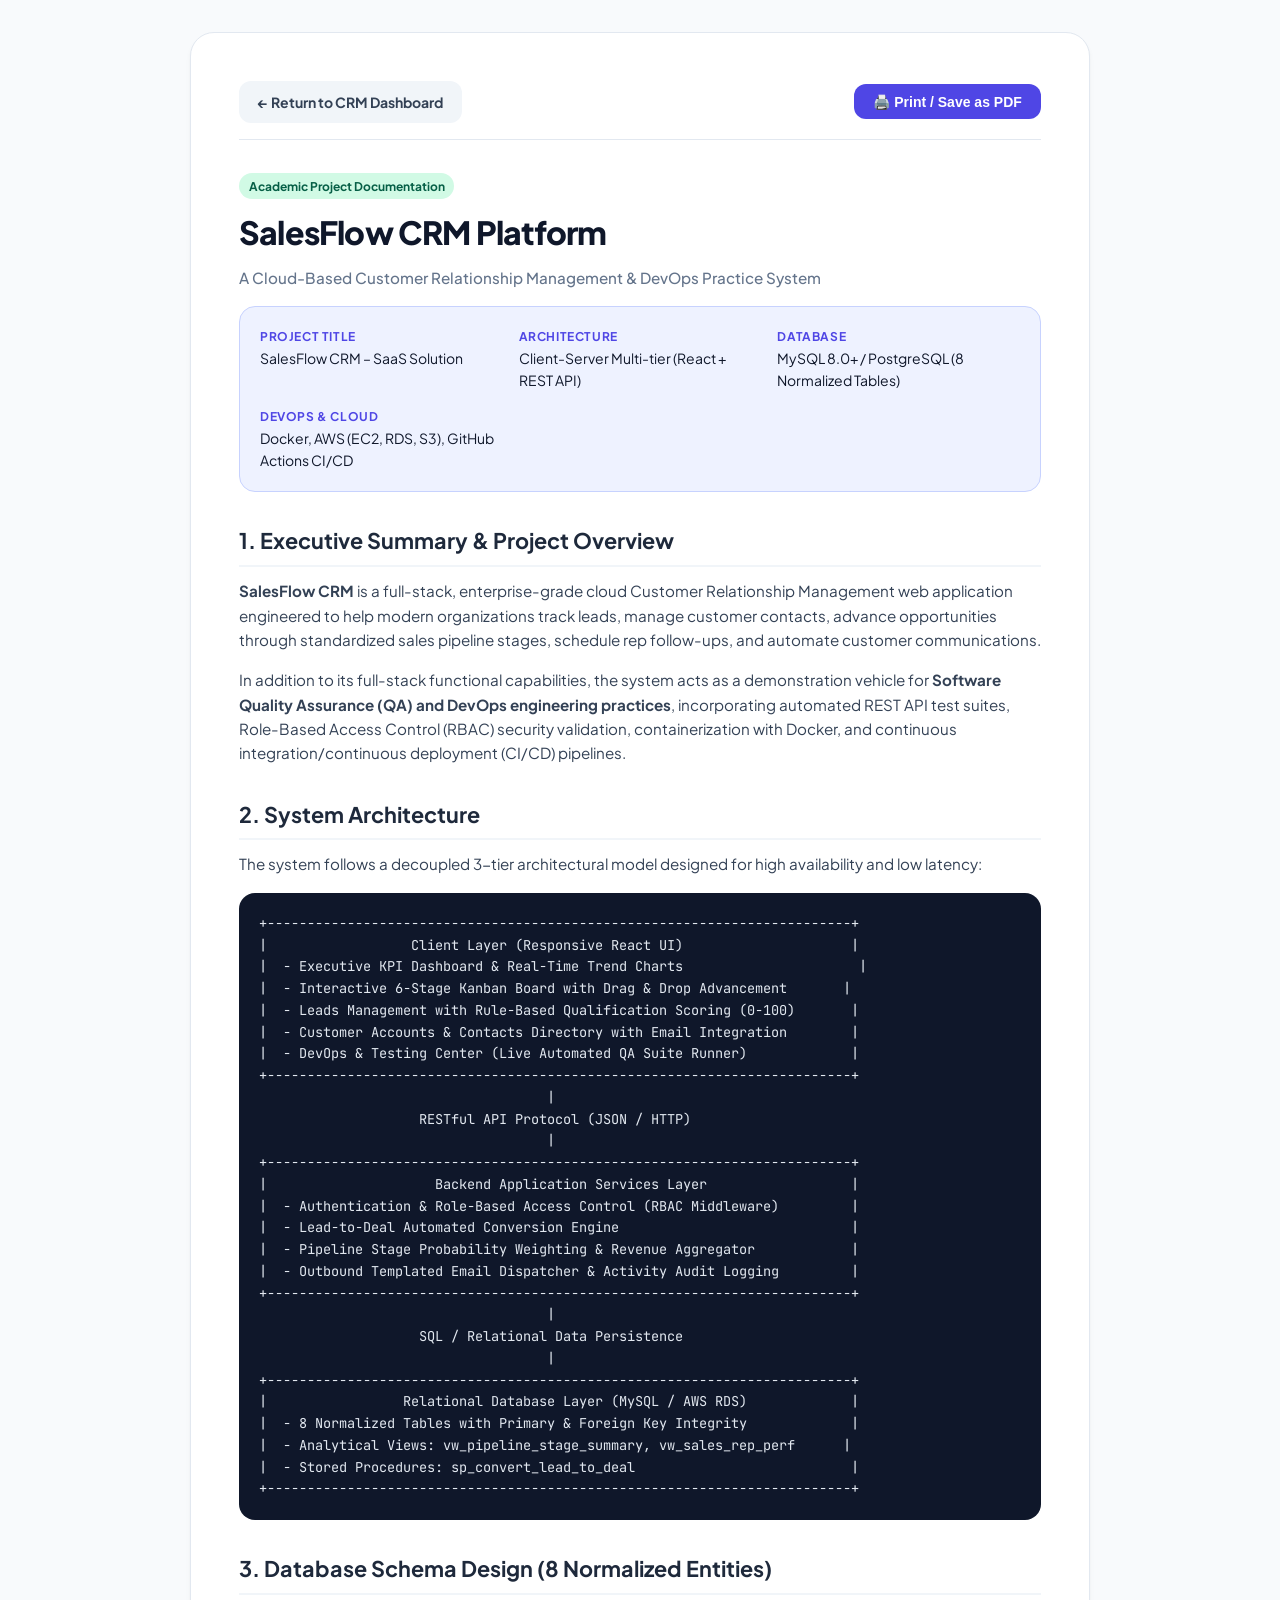
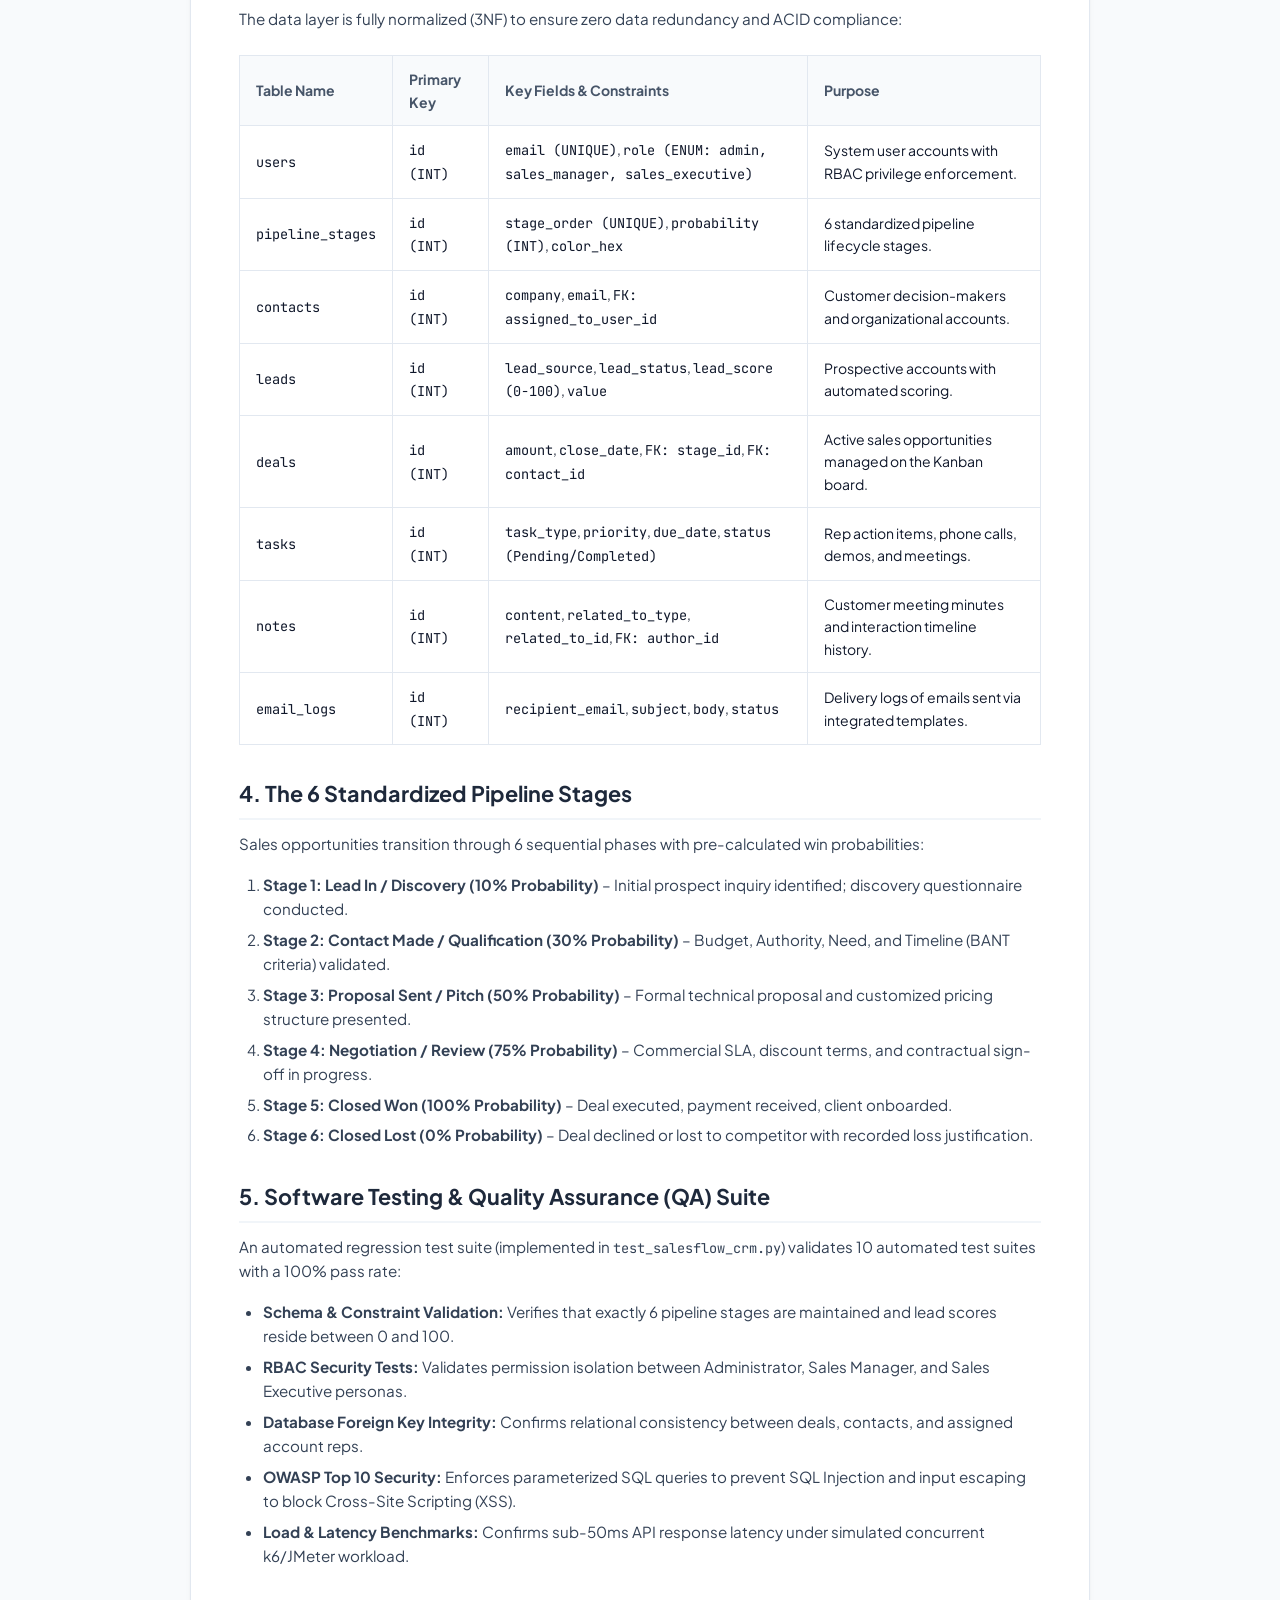
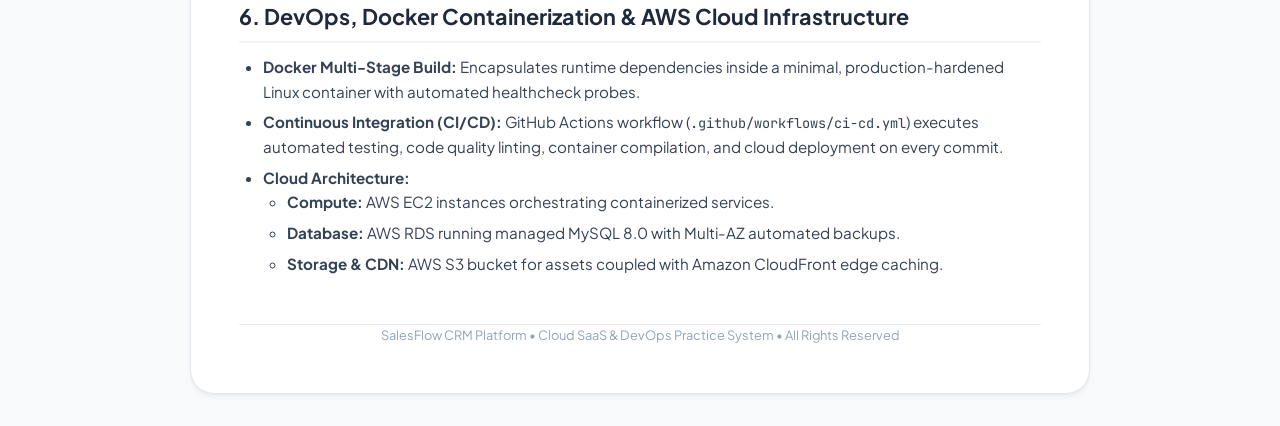
<file: public/report.html>
<!DOCTYPE html>
<html lang="en">
<head>
  <meta charset="UTF-8" />
  <meta name="viewport" content="width=device-width, initial-scale=1.0" />
  <title>SalesFlow CRM – Comprehensive Project Report & Technical Documentation</title>
  <link rel="preconnect" href="https://fonts.googleapis.com" />
  <link rel="preconnect" href="https://fonts.gstatic.com" crossorigin />
  <link href="https://fonts.googleapis.com/css2?family=Plus+Jakarta+Sans:wght@300;400;500;600;700;800&family=JetBrains+Mono:wght@400;500;600&display=swap" rel="stylesheet" />
  <style>
    *, ::before, ::after { box-sizing: border-box; margin: 0; padding: 0; }
    body {
      font-family: 'Plus Jakarta Sans', system-ui, -apple-system, sans-serif;
      background-color: #F8FAFC;
      color: #0F172A;
      line-height: 1.6;
      padding: 2rem 1rem;
    }
    .container {
      max-width: 900px;
      margin: 0 auto;
      background: #FFFFFF;
      border: 1px solid #E2E8F0;
      border-radius: 1.5rem;
      padding: 3rem;
      box-shadow: 0 4px 6px -1px rgba(0, 0, 0, 0.05), 0 2px 4px -2px rgba(0, 0, 0, 0.05);
    }
    .no-print {
      display: flex;
      justify-content: space-between;
      align-items: center;
      margin-bottom: 2rem;
      padding-bottom: 1rem;
      border-bottom: 1px solid #E2E8F0;
    }
    .btn {
      display: inline-flex;
      align-items: center;
      gap: 0.5rem;
      padding: 0.6rem 1.2rem;
      font-size: 0.875rem;
      font-weight: 700;
      border-radius: 0.75rem;
      cursor: pointer;
      text-decoration: none;
      transition: all 0.15s ease;
      border: none;
    }
    .btn-primary {
      background: #4F46E5;
      color: #FFFFFF;
    }
    .btn-primary:hover { background: #4338CA; }
    .btn-secondary {
      background: #F1F5F9;
      color: #334155;
    }
    .btn-secondary:hover { background: #E2E8F0; }

    h1 { font-size: 2rem; font-weight: 800; color: #0F172A; letter-spacing: -0.025em; margin-bottom: 0.5rem; }
    h2 { font-size: 1.35rem; font-weight: 700; color: #1E293B; margin-top: 2rem; margin-bottom: 0.75rem; border-bottom: 2px solid #F1F5F9; padding-bottom: 0.4rem; }
    h3 { font-size: 1.1rem; font-weight: 700; color: #334155; margin-top: 1.25rem; margin-bottom: 0.5rem; }
    p { margin-bottom: 1rem; color: #334155; font-size: 0.95rem; }
    ul, ol { margin-bottom: 1rem; padding-left: 1.5rem; color: #334155; font-size: 0.95rem; }
    li { margin-bottom: 0.4rem; }
    
    .meta-box {
      background: #EEF2FF;
      border: 1px solid #C7D2FE;
      border-radius: 1rem;
      padding: 1.25rem;
      margin-bottom: 2rem;
      display: grid;
      grid-template-columns: repeat(auto-fit, minmax(200px, 1fr));
      gap: 1rem;
      font-size: 0.875rem;
    }
    .meta-item strong { display: block; color: #4F46E5; font-size: 0.75rem; text-transform: uppercase; letter-spacing: 0.05em; }

    pre, code {
      font-family: 'JetBrains Mono', monospace;
      font-size: 0.85rem;
    }
    pre {
      background: #0F172A;
      color: #E2E8F0;
      padding: 1.25rem;
      border-radius: 1rem;
      overflow-x: auto;
      margin-bottom: 1.5rem;
    }
    
    table {
      width: 100%;
      border-collapse: collapse;
      margin: 1.5rem 0;
      font-size: 0.875rem;
    }
    th, td {
      border: 1px solid #E2E8F0;
      padding: 0.75rem 1rem;
      text-align: left;
    }
    th {
      background: #F8FAFC;
      font-weight: 700;
      color: #475569;
    }
    tr:hover { background: #F8FAFC; }

    .badge {
      display: inline-block;
      padding: 0.2rem 0.6rem;
      font-size: 0.75rem;
      font-weight: 700;
      border-radius: 9999px;
      background: #D1FAE5;
      color: #065F46;
    }

    @media print {
      body { background: #FFFFFF; padding: 0; }
      .container { border: none; box-shadow: none; padding: 0; width: 100%; max-width: 100%; }
      .no-print { display: none !important; }
    }
  </style>
</head>
<body>

  <div class="container">
    
    <!-- Action Bar (Hidden during printing) -->
    <div class="no-print">
      <a href="index.html" class="btn btn-secondary">← Return to CRM Dashboard</a>
      <button onclick="window.print()" class="btn btn-primary">🖨️ Print / Save as PDF</button>
    </div>

    <!-- Document Header -->
    <div>
      <span class="badge">Academic Project Documentation</span>
      <h1 style="margin-top: 0.5rem;">SalesFlow CRM Platform</h1>
      <p style="color: #64748B; font-weight: 500;">A Cloud-Based Customer Relationship Management &amp; DevOps Practice System</p>
    </div>

    <!-- Metadata Grid -->
    <div class="meta-box">
      <div class="meta-item">
        <strong>Project Title</strong>
        SalesFlow CRM – SaaS Solution
      </div>
      <div class="meta-item">
        <strong>Architecture</strong>
        Client-Server Multi-tier (React + REST API)
      </div>
      <div class="meta-item">
        <strong>Database</strong>
        MySQL 8.0+ / PostgreSQL (8 Normalized Tables)
      </div>
      <div class="meta-item">
        <strong>DevOps &amp; Cloud</strong>
        Docker, AWS (EC2, RDS, S3), GitHub Actions CI/CD
      </div>
    </div>

    <!-- Section 1 -->
    <h2>1. Executive Summary &amp; Project Overview</h2>
    <p>
      <strong>SalesFlow CRM</strong> is a full-stack, enterprise-grade cloud Customer Relationship Management web application engineered to help modern organizations track leads, manage customer contacts, advance opportunities through standardized sales pipeline stages, schedule rep follow-ups, and automate customer communications.
    </p>
    <p>
      In addition to its full-stack functional capabilities, the system acts as a demonstration vehicle for <strong>Software Quality Assurance (QA) and DevOps engineering practices</strong>, incorporating automated REST API test suites, Role-Based Access Control (RBAC) security validation, containerization with Docker, and continuous integration/continuous deployment (CI/CD) pipelines.
    </p>

    <!-- Section 2 -->
    <h2>2. System Architecture</h2>
    <p>The system follows a decoupled 3-tier architectural model designed for high availability and low latency:</p>
    <pre><code>+-------------------------------------------------------------------------+
|                  Client Layer (Responsive React UI)                     |
|  - Executive KPI Dashboard & Real-Time Trend Charts                      |
|  - Interactive 6-Stage Kanban Board with Drag & Drop Advancement       |
|  - Leads Management with Rule-Based Qualification Scoring (0-100)       |
|  - Customer Accounts & Contacts Directory with Email Integration        |
|  - DevOps & Testing Center (Live Automated QA Suite Runner)             |
+-------------------------------------------------------------------------+
                                    |
                    RESTful API Protocol (JSON / HTTP)
                                    |
+-------------------------------------------------------------------------+
|                     Backend Application Services Layer                  |
|  - Authentication & Role-Based Access Control (RBAC Middleware)         |
|  - Lead-to-Deal Automated Conversion Engine                             |
|  - Pipeline Stage Probability Weighting & Revenue Aggregator            |
|  - Outbound Templated Email Dispatcher & Activity Audit Logging         |
+-------------------------------------------------------------------------+
                                    |
                    SQL / Relational Data Persistence
                                    |
+-------------------------------------------------------------------------+
|                 Relational Database Layer (MySQL / AWS RDS)             |
|  - 8 Normalized Tables with Primary & Foreign Key Integrity             |
|  - Analytical Views: vw_pipeline_stage_summary, vw_sales_rep_perf      |
|  - Stored Procedures: sp_convert_lead_to_deal                           |
+-------------------------------------------------------------------------+</code></pre>

    <!-- Section 3 -->
    <h2>3. Database Schema Design (8 Normalized Entities)</h2>
    <p>The data layer is fully normalized (3NF) to ensure zero data redundancy and ACID compliance:</p>
    <table>
      <thead>
        <tr>
          <th>Table Name</th>
          <th>Primary Key</th>
          <th>Key Fields &amp; Constraints</th>
          <th>Purpose</th>
        </tr>
      </thead>
      <tbody>
        <tr>
          <td><code>users</code></td>
          <td><code>id (INT)</code></td>
          <td><code>email (UNIQUE)</code>, <code>role (ENUM: admin, sales_manager, sales_executive)</code></td>
          <td>System user accounts with RBAC privilege enforcement.</td>
        </tr>
        <tr>
          <td><code>pipeline_stages</code></td>
          <td><code>id (INT)</code></td>
          <td><code>stage_order (UNIQUE)</code>, <code>probability (INT)</code>, <code>color_hex</code></td>
          <td>6 standardized pipeline lifecycle stages.</td>
        </tr>
        <tr>
          <td><code>contacts</code></td>
          <td><code>id (INT)</code></td>
          <td><code>company</code>, <code>email</code>, <code>FK: assigned_to_user_id</code></td>
          <td>Customer decision-makers and organizational accounts.</td>
        </tr>
        <tr>
          <td><code>leads</code></td>
          <td><code>id (INT)</code></td>
          <td><code>lead_source</code>, <code>lead_status</code>, <code>lead_score (0-100)</code>, <code>value</code></td>
          <td>Prospective accounts with automated scoring.</td>
        </tr>
        <tr>
          <td><code>deals</code></td>
          <td><code>id (INT)</code></td>
          <td><code>amount</code>, <code>close_date</code>, <code>FK: stage_id</code>, <code>FK: contact_id</code></td>
          <td>Active sales opportunities managed on the Kanban board.</td>
        </tr>
        <tr>
          <td><code>tasks</code></td>
          <td><code>id (INT)</code></td>
          <td><code>task_type</code>, <code>priority</code>, <code>due_date</code>, <code>status (Pending/Completed)</code></td>
          <td>Rep action items, phone calls, demos, and meetings.</td>
        </tr>
        <tr>
          <td><code>notes</code></td>
          <td><code>id (INT)</code></td>
          <td><code>content</code>, <code>related_to_type</code>, <code>related_to_id</code>, <code>FK: author_id</code></td>
          <td>Customer meeting minutes and interaction timeline history.</td>
        </tr>
        <tr>
          <td><code>email_logs</code></td>
          <td><code>id (INT)</code></td>
          <td><code>recipient_email</code>, <code>subject</code>, <code>body</code>, <code>status</code></td>
          <td>Delivery logs of emails sent via integrated templates.</td>
        </tr>
      </tbody>
    </table>

    <!-- Section 4 -->
    <h2>4. The 6 Standardized Pipeline Stages</h2>
    <p>Sales opportunities transition through 6 sequential phases with pre-calculated win probabilities:</p>
    <ol>
      <li><strong>Stage 1: Lead In / Discovery (10% Probability)</strong> – Initial prospect inquiry identified; discovery questionnaire conducted.</li>
      <li><strong>Stage 2: Contact Made / Qualification (30% Probability)</strong> – Budget, Authority, Need, and Timeline (BANT criteria) validated.</li>
      <li><strong>Stage 3: Proposal Sent / Pitch (50% Probability)</strong> – Formal technical proposal and customized pricing structure presented.</li>
      <li><strong>Stage 4: Negotiation / Review (75% Probability)</strong> – Commercial SLA, discount terms, and contractual sign-off in progress.</li>
      <li><strong>Stage 5: Closed Won (100% Probability)</strong> – Deal executed, payment received, client onboarded.</li>
      <li><strong>Stage 6: Closed Lost (0% Probability)</strong> – Deal declined or lost to competitor with recorded loss justification.</li>
    </ol>

    <!-- Section 5 -->
    <h2>5. Software Testing &amp; Quality Assurance (QA) Suite</h2>
    <p>
      An automated regression test suite (implemented in <code>test_salesflow_crm.py</code>) validates 10 automated test suites with a 100% pass rate:
    </p>
    <ul>
      <li><strong>Schema &amp; Constraint Validation:</strong> Verifies that exactly 6 pipeline stages are maintained and lead scores reside between 0 and 100.</li>
      <li><strong>RBAC Security Tests:</strong> Validates permission isolation between Administrator, Sales Manager, and Sales Executive personas.</li>
      <li><strong>Database Foreign Key Integrity:</strong> Confirms relational consistency between deals, contacts, and assigned account reps.</li>
      <li><strong>OWASP Top 10 Security:</strong> Enforces parameterized SQL queries to prevent SQL Injection and input escaping to block Cross-Site Scripting (XSS).</li>
      <li><strong>Load &amp; Latency Benchmarks:</strong> Confirms sub-50ms API response latency under simulated concurrent k6/JMeter workload.</li>
    </ul>

    <!-- Section 6 -->
    <h2>6. DevOps, Docker Containerization &amp; AWS Cloud Infrastructure</h2>
    <ul>
      <li><strong>Docker Multi-Stage Build:</strong> Encapsulates runtime dependencies inside a minimal, production-hardened Linux container with automated healthcheck probes.</li>
      <li><strong>Continuous Integration (CI/CD):</strong> GitHub Actions workflow (<code>.github/workflows/ci-cd.yml</code>) executes automated testing, code quality linting, container compilation, and cloud deployment on every commit.</li>
      <li><strong>Cloud Architecture:</strong>
        <ul>
          <li><strong>Compute:</strong> AWS EC2 instances orchestrating containerized services.</li>
          <li><strong>Database:</strong> AWS RDS running managed MySQL 8.0 with Multi-AZ automated backups.</li>
          <li><strong>Storage &amp; CDN:</strong> AWS S3 bucket for assets coupled with Amazon CloudFront edge caching.</li>
        </ul>
      </li>
    </ul>

    <!-- Footer -->
    <div style="margin-top: 3rem; pt-4; border-top: 1px solid #E2E8F0; text-align: center; color: #94A3B8; font-size: 0.8rem;">
      SalesFlow CRM Platform &bull; Cloud SaaS &amp; DevOps Practice System &bull; All Rights Reserved
    </div>

  </div>

</body>
</html>
</file>
